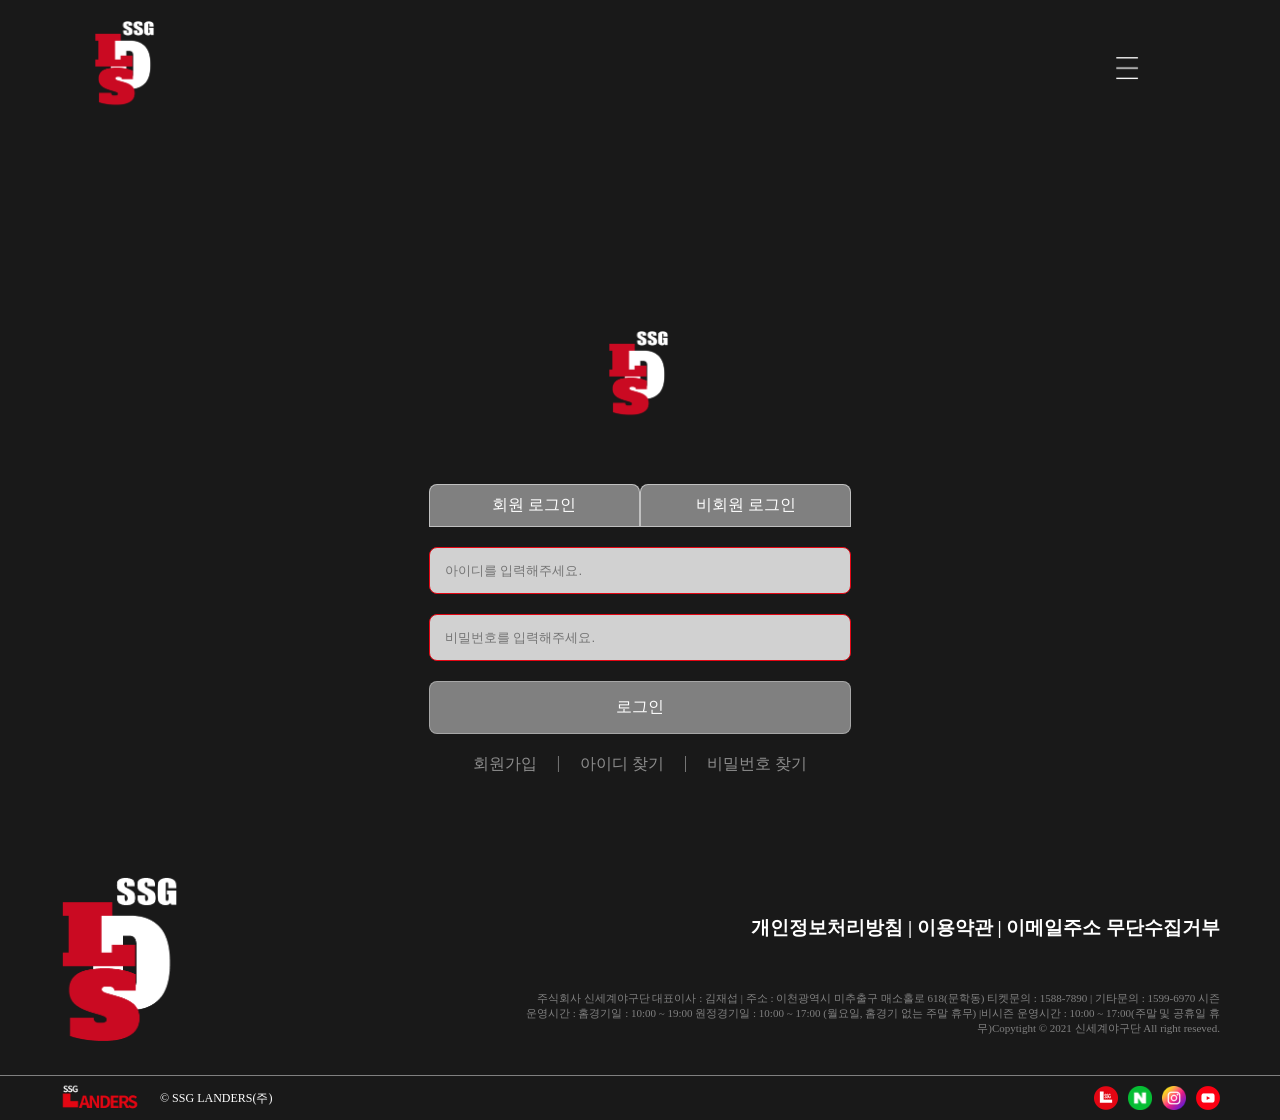
<file: index/login.html>
<!DOCTYPE html>
<html lang="en">
<head>
    <meta charset="UTF-8">
    <meta name="viewport" content="width=device-width, initial-scale=1.0">
    <title>ssg landers login</title>
    <link rel="stylesheet" href="./../css/login.css">
    <link rel="stylesheet" href="./../css/font.css">
    <link rel="icon" href="./../img/favicon.png">
    <script src="https://code.jquery.com/jquery-3.7.1.min.js"></script>
    <script src="./../js/login.js"></script>

</head>
<body>
    <header>
        <div id="logo">
            <a href="./../index.html">
                <img src="./../img/logo_white.png" alt="">
            </a>
        </div>
        <ul id="nav">
            <li>
                SSG LANDERS

                <ul class="isNav">
                    <li><a href="./info.html">구단소개</a></li>
                    <li><a href="./history.html">HISTORY</a></li>
                </ul>

            </li>

            <li>
                PLAYER
                <ul class="isNav">
                    <li><a href="./hitter.html">타자</a></li>
                    <li><a href="./pitcher.html">투수</a></li>
                </ul>
            </li>

            <li>
                GAME
                <ul class="isNav">
                    <li><a href="./news.html">소식</a></li>
                    <li><a href="./photo.html">포토</a></li>
                </ul>
            </li>

            <li><a href="./shop.html">SHOP</a></li>
        </ul>
        <ul id="login">
            <li><a href="./login.html">LOGIN</a></li>
            <li><a href="./join.html">JOIN</a></li>
        </ul>
        <div id="menu-bar"><img src="./../img/menubar.png" alt=""></div>
    </header>
   <div id="sub-menu">
        <div id="sub-menu-bar">
            <div class="home"><a href="./../index.html"><img src="./../img/home-w.png" alt=""></a></div>
            <div class="cancle"><img src="./../img/cancle-w.png" alt=""></div>
        </div>
        <div id="sub-auth">
            <div id="sub-login"><a href="./login.html">LOGIN</a></div>
            <div id="sub-join"><a href="./join.html">JOIN</a></div>
        </div>
        <div id="sub-menu-box">
            <ul id="sub-menu-left">
                <li>SSG LANDERS</li>
                <li>PALYERS</li>
                <li>GAME</li>
                <li>SHOP</li>
            </ul>
            <div id="sub-menu-right">
                <ul class="sub-submenu">
                    <li><a href="./info.html">구단소개</a></li>
                    <li><a href="./history.html">HISTORY</a></li>
                </ul>
                <ul class="sub-submenu">
                    <li><a href="./hitter.html">타자</a></li>
                    <li><a href="./pitcher.html">투수</a></li>
                </ul>
                <ul class="sub-submenu">
                    <li><a href="./news.html">소식</a></li>
                    <li><a href="./photo.html">포토</a></li>
                </ul>
                <ul class="sub-submenu">
                    <li><a href="./shop.html">SHOP</a></li>
                </ul>
            </div>
        </div>
    </div>
    <main>
        <div id="main-logo"><img src="./../img/logo_white.png" alt=""></div>
        <div id="content">
            <div id="title">
                <div>회원 로그인</div>
                <div>비회원 로그인</div>
            </div>
            <div id="id"><input type="text" placeholder="아이디를 입력해주세요."></div>
            <div id="password"><input type="text" placeholder="비밀번호를 입력해주세요."></div>
            <div id="inside-login">로그인</div>
            <div id="auth-links">
                <p>회원가입</p>
                <span>|</span>
                <p>아이디 찾기</p>
                <span>|</span>
                <p>비밀번호 찾기</p>
            </div>
        </div>
    </main>
     <footer>
        <div id="foot-top">
            <div id="logo-img"><a href="./../index.html"><img src="./../img/logo_white.png" alt=""></a></div>
            <div id="text">
                <h3>개인정보처리방침 | 이용약관 | 이메일주소 무단수집거부</h3>
                <p>주식회사 신세계야구단 대표이사 : 김재섭 | 주소 : 이천광역시 미추출구 매소홀로 618(문학동)
                    티켓문의 : 1588-7890 | 기타문의 : 1599-6970 시즌 운영시간 : 홈경기일 : 10:00 ~ 19:00 원정경기일 : 10:00 ~ 17:00 (월요일, 홈경기
                    없는 주말 휴무)
                    |비시즌 운영시간 : 10:00 ~ 17:00(주말 및 공휴일 휴무)Copytight © 2021 신세계야구단 All right reseved.
                </p>
            </div>
        </div>
        <div id="foot-bottom">
            <div id="foot-left">
                <div id="logo"><a href="./index.html"><img src="./../img/logo_text.png" alt=""></a></div>
                <p>© SSG LANDERS(주)</p>
            </div>
            <div id="foot-right">
                <img src="./../img/snslogo.png" alt="">
                <img src="./../img/naver.png" alt="">
                <img src="./../img/instagram.png" alt="">
                <img src="./../img/youtube.png" alt="">
            </div>
        </div>
    </footer>
</body>
</html>
</file>
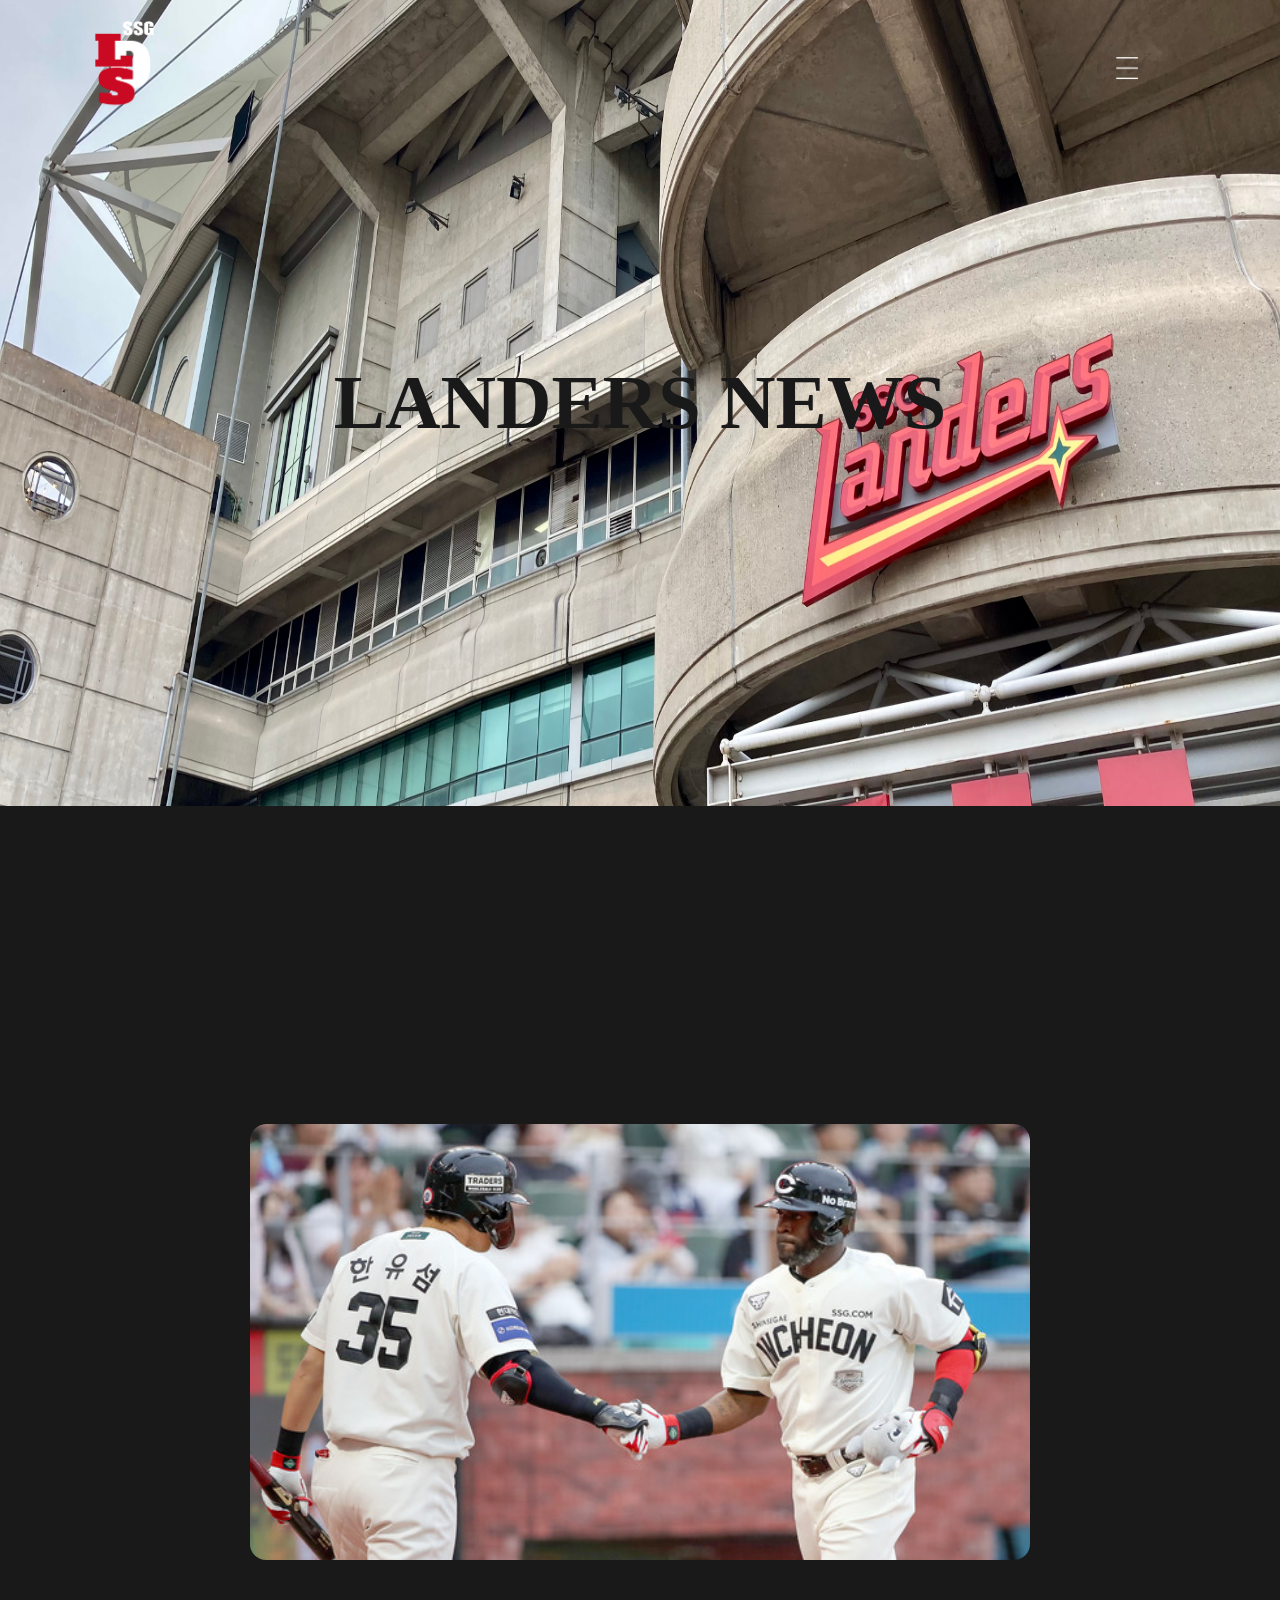
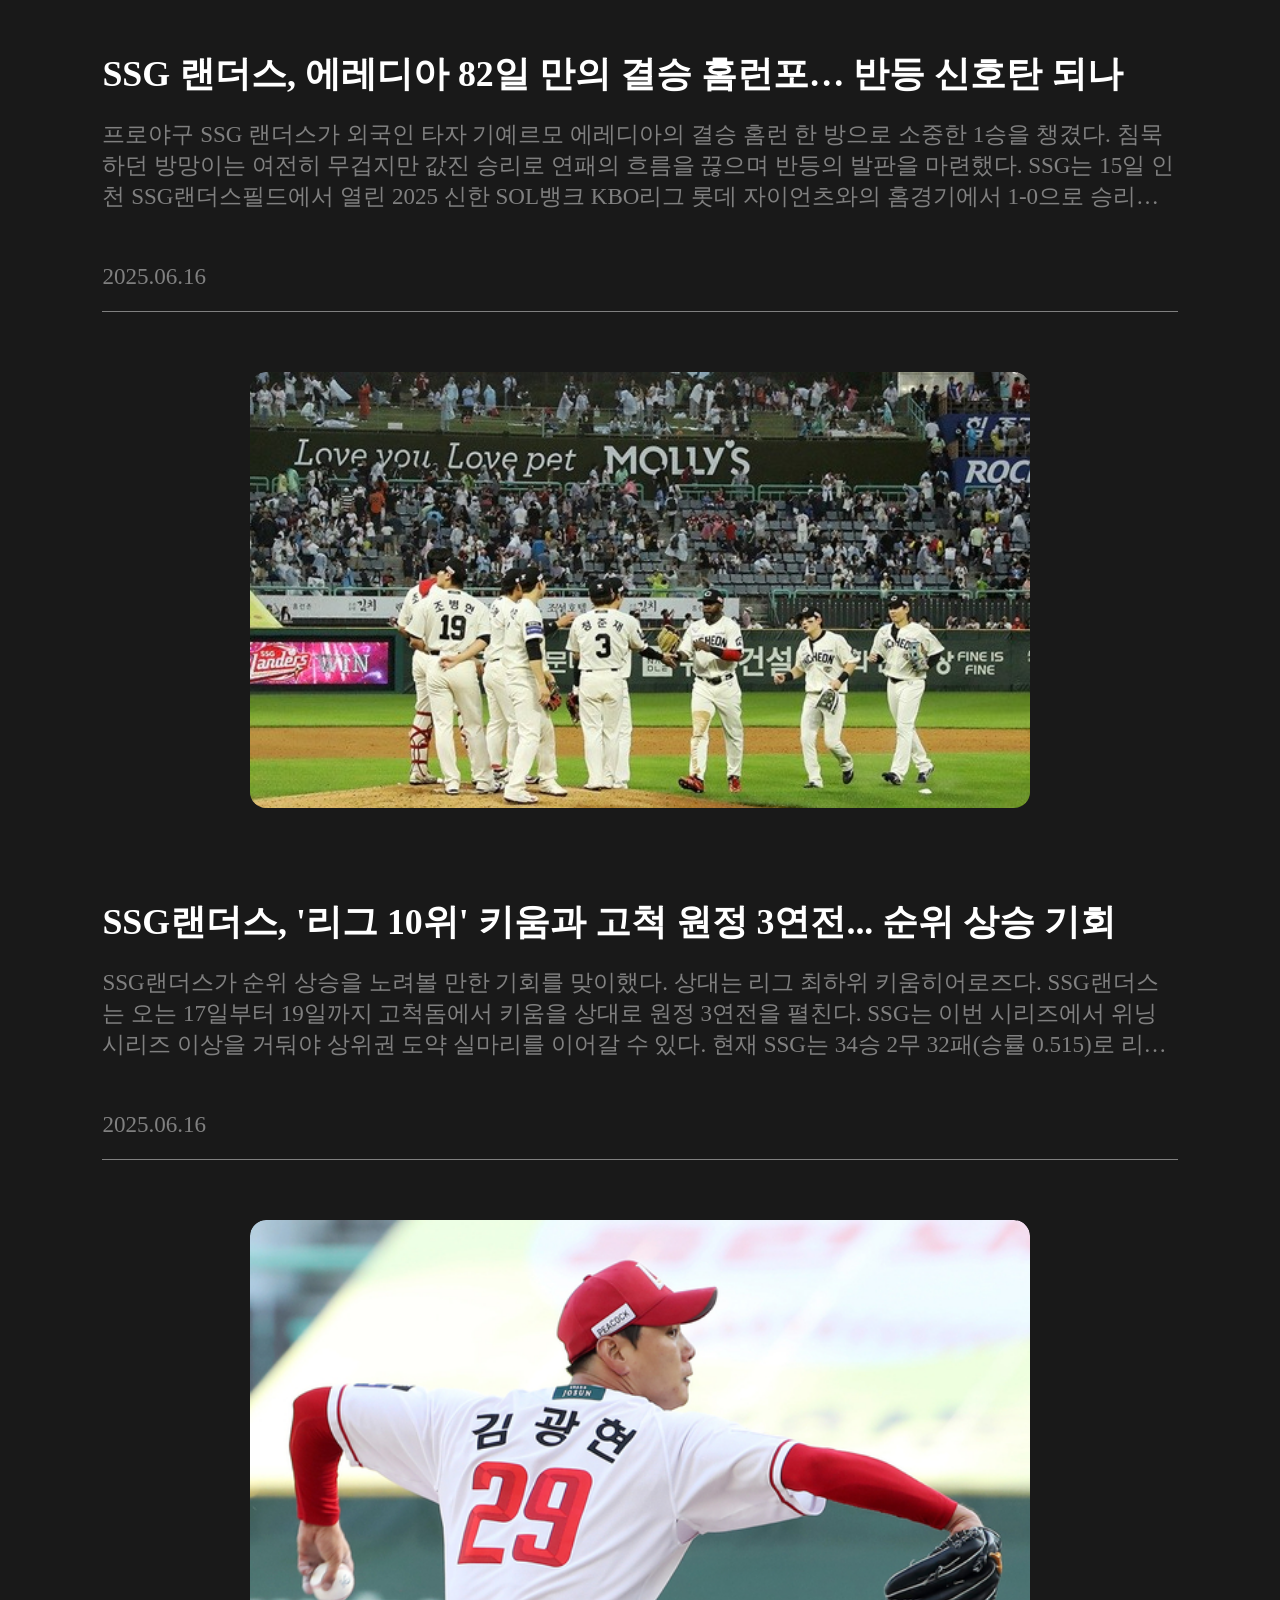
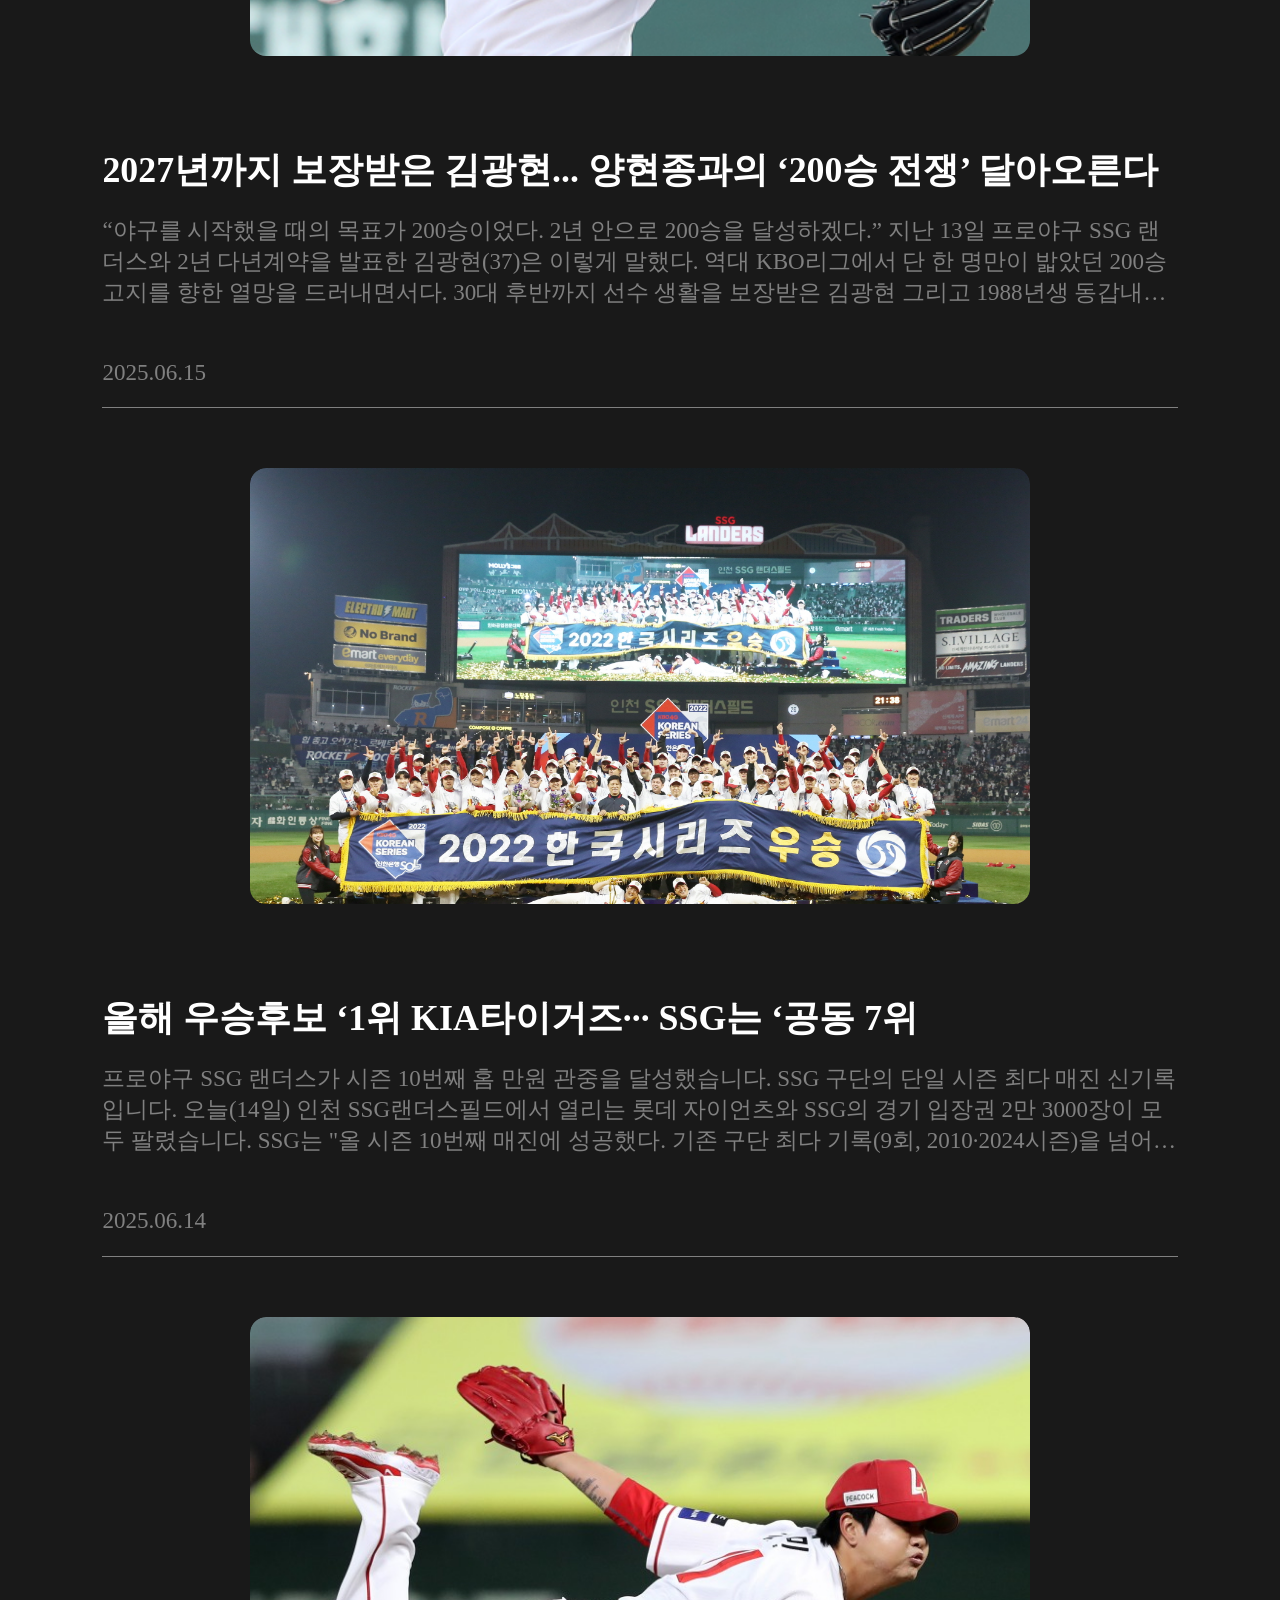
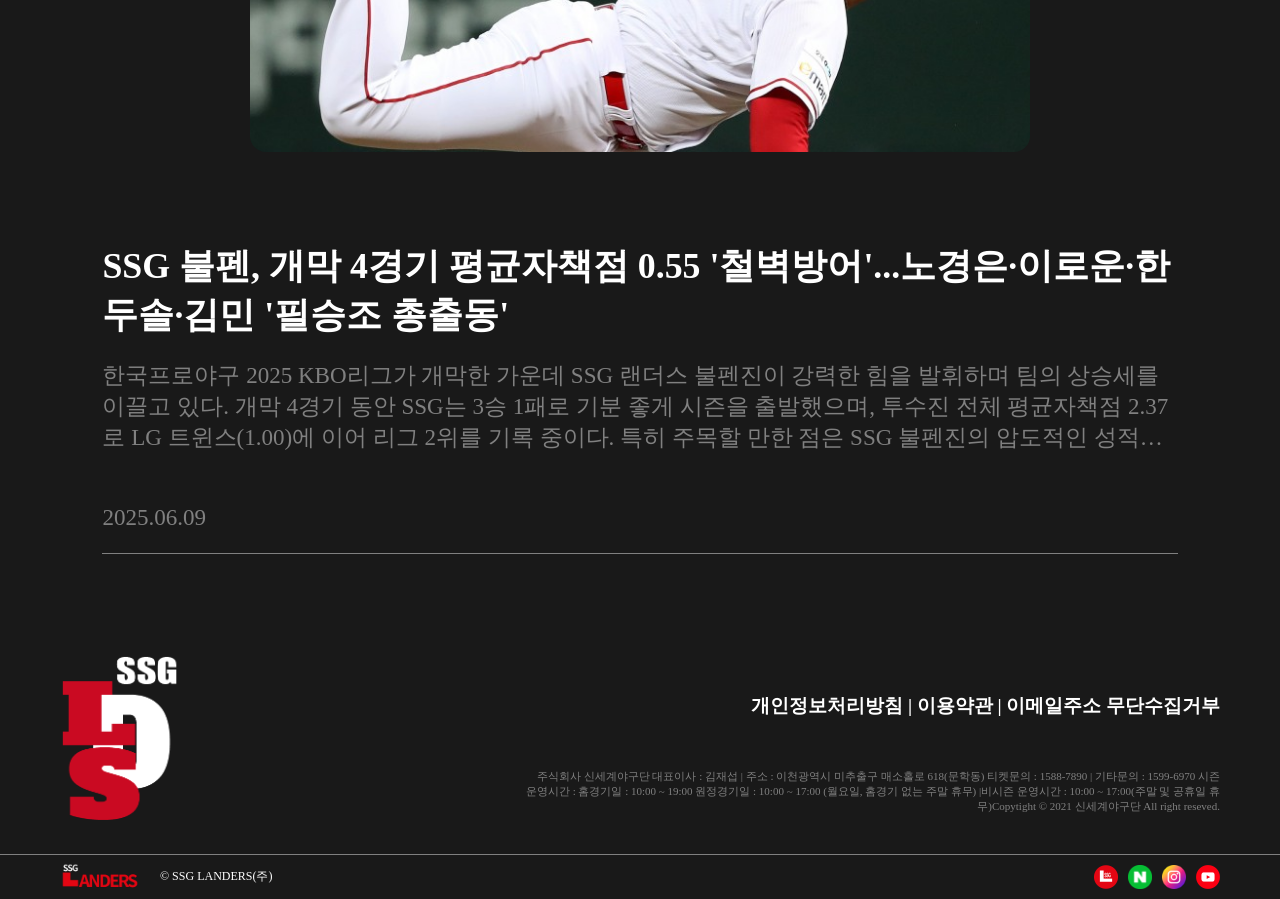
<file: index/news.html>
<!DOCTYPE html>
<html lang="en">

<head>
    <meta charset="UTF-8">
    <meta name="viewport" content="width=device-width, initial-scale=1.0">
    <title>ssg landers news</title>
    <link rel="icon" href="./../img/favicon.png">
    <link rel="stylesheet" href="./../css/font.css">
    <link rel="stylesheet" href="./../css/news.css">
    <script src="https://code.jquery.com/jquery-3.7.1.min.js"></script>
    <script src="./../js/news.js"></script>
</head>

<body>
     <header>
        <div id="logo">
            <a href="./../index.html">
                <img src="./../img/logo_white.png" alt="">
            </a>
        </div>
        <ul id="nav">
            <li>
                SSG LANDERS

                <ul class="isNav">
                    <li><a href="./info.html">구단소개</a></li>
                    <li><a href="./history.html">HISTORY</a></li>
                </ul>

            </li>

            <li>
                PLAYER
                <ul class="isNav">
                    <li><a href="./hitter.html">타자</a></li>
                    <li><a href="./pitcher.html">투수</a></li>
                </ul>
            </li>

            <li>
                GAME
                <ul class="isNav">
                    <li><a href="./news.html">소식</a></li>
                    <li><a href="./photo.html">포토</a></li>
                </ul>
            </li>

            <li><a href="./shop.html">SHOP</a></li>
        </ul>
        <ul id="login">
            <li><a href="./login.html">LOGIN</a></li>
            <li><a href="./join.html">JOIN</a></li>
        </ul>
        <div id="menu-bar"><img src="./../img/menubar.png" alt=""></div>
    </header>
    <div id="sub-menu">
        <div id="sub-menu-bar">
            <div class="home"><a href="./../index.html"><img src="./../img/home-w.png" alt=""></a></div>
            <div class="cancle"><img src="./../img/cancle-w.png" alt=""></div>
        </div>
        <div id="sub-auth">
            <div id="sub-login"><a href="./login.html">LOGIN</a></div>
            <div id="sub-join"><a href="./join.html">JOIN</a></div>
        </div>
        <div id="sub-menu-box">
            <ul id="sub-menu-left">
                <li>SSG LANDERS</li>
                <li>PALYERS</li>
                <li>GAME</li>
                <li>SHOP</li>
            </ul>
            <div id="sub-menu-right">
                <ul class="sub-submenu">
                    <li><a href="./info.html">구단소개</a></li>
                    <li><a href="./history.html">HISTORY</a></li>
                </ul>
                <ul class="sub-submenu">
                    <li><a href="./hitter.html">타자</a></li>
                    <li><a href="./pitcher.html">투수</a></li>
                </ul>
                <ul class="sub-submenu">
                    <li><a href="./news.html">소식</a></li>
                    <li><a href="./photo.html">포토</a></li>
                </ul>
                <ul class="sub-submenu">
                    <li><a href="./shop.html">SHOP</a></li>
                </ul>
            </div>
        </div>
    </div>
    <main>
        <div id="main-top">
            <h2>LANDERS NEWS</h2>
        </div>
        <div id="news">
             <ul class="news_content">

                <li><a href="https://www.kihoilbo.co.kr/news/articleView.html?idxno=1147987" target="_blank">
                        <div class="new_img">
                            <div><img src="./../img/news/main_news.png" alt="news_img"></div>
                        </div>
                        <div class="new_text">
                            <h2>SSG 랜더스, 에레디아 82일 만의 결승 홈런포… 반등 신호탄 되나</h2>
                            <p>프로야구 SSG 랜더스가 외국인 타자 기예르모 에레디아의 결승 홈런 한 방으로 소중한 1승을 챙겼다. 침묵하던 방망이는 여전히 무겁지만 값진 승리로 연패의
                                흐름을 끊으며 반등의 발판을 마련했다.

                                SSG는 15일 인천 SSG랜더스필드에서 열린 2025 신한 SOL뱅크 KBO리그 롯데 자이언츠와의 홈경기에서 1-0으로 승리했다. 팽팽한 투수전이 이어진
                                가운데 6회 터진 에레디아의 솔로포가 승부를 갈랐다.
                                이날 승리로 SSG는 3연패에서 벗어나 시즌 34승 2무 32패를 기록하며 6위를 지켰다.

                                경기 흐름을 바꾼 건 6회말 선두 타자로 나선 에레디아의 방망이였다. 그는 롯데 선발 이민석</p>
                            <p>2025.06.16</p>
                        </div>
                    </a></li>
                <li><a href="https://www.incheontoday.com/news/articleView.html?idxno=303953" target="_blank">
                        <div class="new_img">
                            <div><img src="./../img/news/news2.jpg" alt="news_img"></div>
                        </div>  
                        <div class="new_text">
                            <h2>SSG랜더스, '리그 10위' 키움과 고척 원정 3연전... 순위 상승 기회</h2>
                            <p>SSG랜더스가 순위 상승을 노려볼 만한 기회를 맞이했다. 상대는 리그 최하위 키움히어로즈다.

                                SSG랜더스는 오는 17일부터 19일까지 고척돔에서 키움을 상대로 원정 3연전을 펼친다. SSG는 이번 시리즈에서 위닝시리즈 이상을 거둬야 상위권 도약
                                실마리를 이어갈 수 있다.

                                현재 SSG는 34승 2무 32패(승률 0.515)로 리그 6위에 머물러 있다. 5위 삼성라이온즈와 1경기 차, 7위 KIA타이거즈와도 0.5경기 차에 불과해
                                순위가 언제든지 바뀔 수 있는 불안한 위치다.</p>
                            <p>2025.06.16</p>
                        </div>
                    </a></li>
                <li><a href="https://www.joongang.co.kr/article/25343831" target="_blank">
                        <div class="new_img">
                            <div><img src="./../img/news/news3.jpg" alt="news_img"></div>
                        </div>
                        <div class="new_text">
                            <h2>2027년까지 보장받은 김광현... 양현종과의 ‘200승 전쟁’ 달아오른다 </h2>
                            <p>“야구를 시작했을 때의 목표가 200승이었다. 2년 안으로 200승을 달성하겠다.”

                                지난 13일 프로야구 SSG 랜더스와 2년 다년계약을 발표한 김광현(37)은 이렇게 말했다. 역대 KBO리그에서 단 한 명만이 밟았던 200승 고지를 향한
                                열망을 드러내면서다. 30대 후반까지 선수 생활을 보장받은 김광현 그리고 1988년생 동갑내기 라이벌인 KIA 타이거즈 양현종(37)의 200승 전쟁이
                                화끈하게 달아오르고 있다.김광현과 양현종은 프로야구를 대표하는 왼손 에이스들이다.
                            </p>
                            <p>2025.06.15</p>
                        </div>
                    </a></li>
                <li><a href="https://news.sbs.co.kr/news/endPage.do?news_id=N1008138091&plink=ORI&cooper=NAVER"
                        target="_blank">
                        <div class="new_img">
                            <div><img src="./../img/news/news4.jpg" alt="news_img"></div>
                        </div>
                        <div class="new_text">
                            <h2>올해 우승후보 ‘1위 KIA타이거즈··· SSG는 ‘공동 7위</h2>
                            <p>프로야구 SSG 랜더스가 시즌 10번째 홈 만원 관중을 달성했습니다.

                                SSG 구단의 단일 시즌 최다 매진 신기록입니다.

                                오늘(14일) 인천 SSG랜더스필드에서 열리는 롯데 자이언츠와 SSG의 경기 입장권 2만 3000장이 모두 팔렸습니다.

                                SSG는 "올 시즌 10번째 매진에 성공했다. 기존 구단 최다 기록(9회, 2010·2024시즌)을 넘어서는 성과"라고 전했습니다.

                                올 시즌 SSG는 3월 22일, 23일 두산 베어스전, 4월 20일 LG 트윈스전, 5월 10일 KIA 타이거즈전, 11일 KIA와의 더블헤더 1, 2차전,
                                24일, 25일 LG전, 6월 3일 삼성 라이온즈전에 이어 이날 10번째 만원 관중을 동원했습니다.

                                홈 35경기 만에 이룬 성과입니다.

                                특히 추신수 구단주 보좌역의 은퇴식이 열리는 날, 구단 신기록을 달성해 기쁨은 배가됐습니다.
                            </p>
                            <p>2025.06.14</p>
                        </div>
                    </a></li>

                <li><a href="https://www.maniareport.com/view.php?ud=202503271317384513dad9f33a29_19" target="_blank">
                        <div class="new_img">
                            <div><img src="./../img/news/news5.jpg  " alt="news_img"></div>
                        </div>
                        <div class="new_text">
                            <h2>SSG 불펜, 개막 4경기 평균자책점 0.55 '철벽방어'...노경은·이로운·한두솔·김민 '필승조 총출동'</h2>
                            <p>한국프로야구 2025 KBO리그가 개막한 가운데 SSG 랜더스 불펜진이 강력한 힘을 발휘하며 팀의 상승세를 이끌고 있다. 개막 4경기 동안 SSG는 3승 1패로 기분 좋게 시즌을 출발했으며, 투수진 전체 평균자책점 2.37로 LG 트윈스(1.00)에 이어 리그 2위를 기록 중이다.

특히 주목할 만한 점은 SSG 불펜진의 압도적인 성적이다. 26일 현재 SSG 불펜의 평균자책점은 0.55(16⅓이닝 15피안타 2실점 1자책)로 리그 1위를 달리고 있으며, 2위 kt wiz(2.45)와도 큰 격차를 보이고 있다.
                            </p>
                            <p>2025.06.09</p>
                        </div>
                    </a></li>
            </ul>
        </div>

    </main>
   <footer>
        <div id="foot-top">
            <div id="logo-img"><a href="./../index.html"><img src="./../img/logo_white.png" alt=""></a></div>
            <div id="text">
                <h3>개인정보처리방침 | 이용약관 | 이메일주소 무단수집거부</h3>
                <p>주식회사 신세계야구단 대표이사 : 김재섭 | 주소 : 이천광역시 미추출구 매소홀로 618(문학동)
                    티켓문의 : 1588-7890 | 기타문의 : 1599-6970 시즌 운영시간 : 홈경기일 : 10:00 ~ 19:00 원정경기일 : 10:00 ~ 17:00 (월요일, 홈경기
                    없는 주말 휴무)
                    |비시즌 운영시간 : 10:00 ~ 17:00(주말 및 공휴일 휴무)Copytight © 2021 신세계야구단 All right reseved.
                </p>
            </div>
        </div>
        <div id="foot-bottom">
            <div id="foot-left">
                <div id="logo"><a href="./index.html"><img src="./../img/logo_text.png" alt=""></a></div>
                <p>© SSG LANDERS(주)</p>
            </div>
            <div id="foot-right">
                <img src="./../img/snslogo.png" alt="">
                <img src="./../img/naver.png" alt="">
                <img src="./../img/instagram.png" alt="">
                <img src="./../img/youtube.png" alt="">
            </div>
        </div>
    </footer>
</body>

</html>
</file>
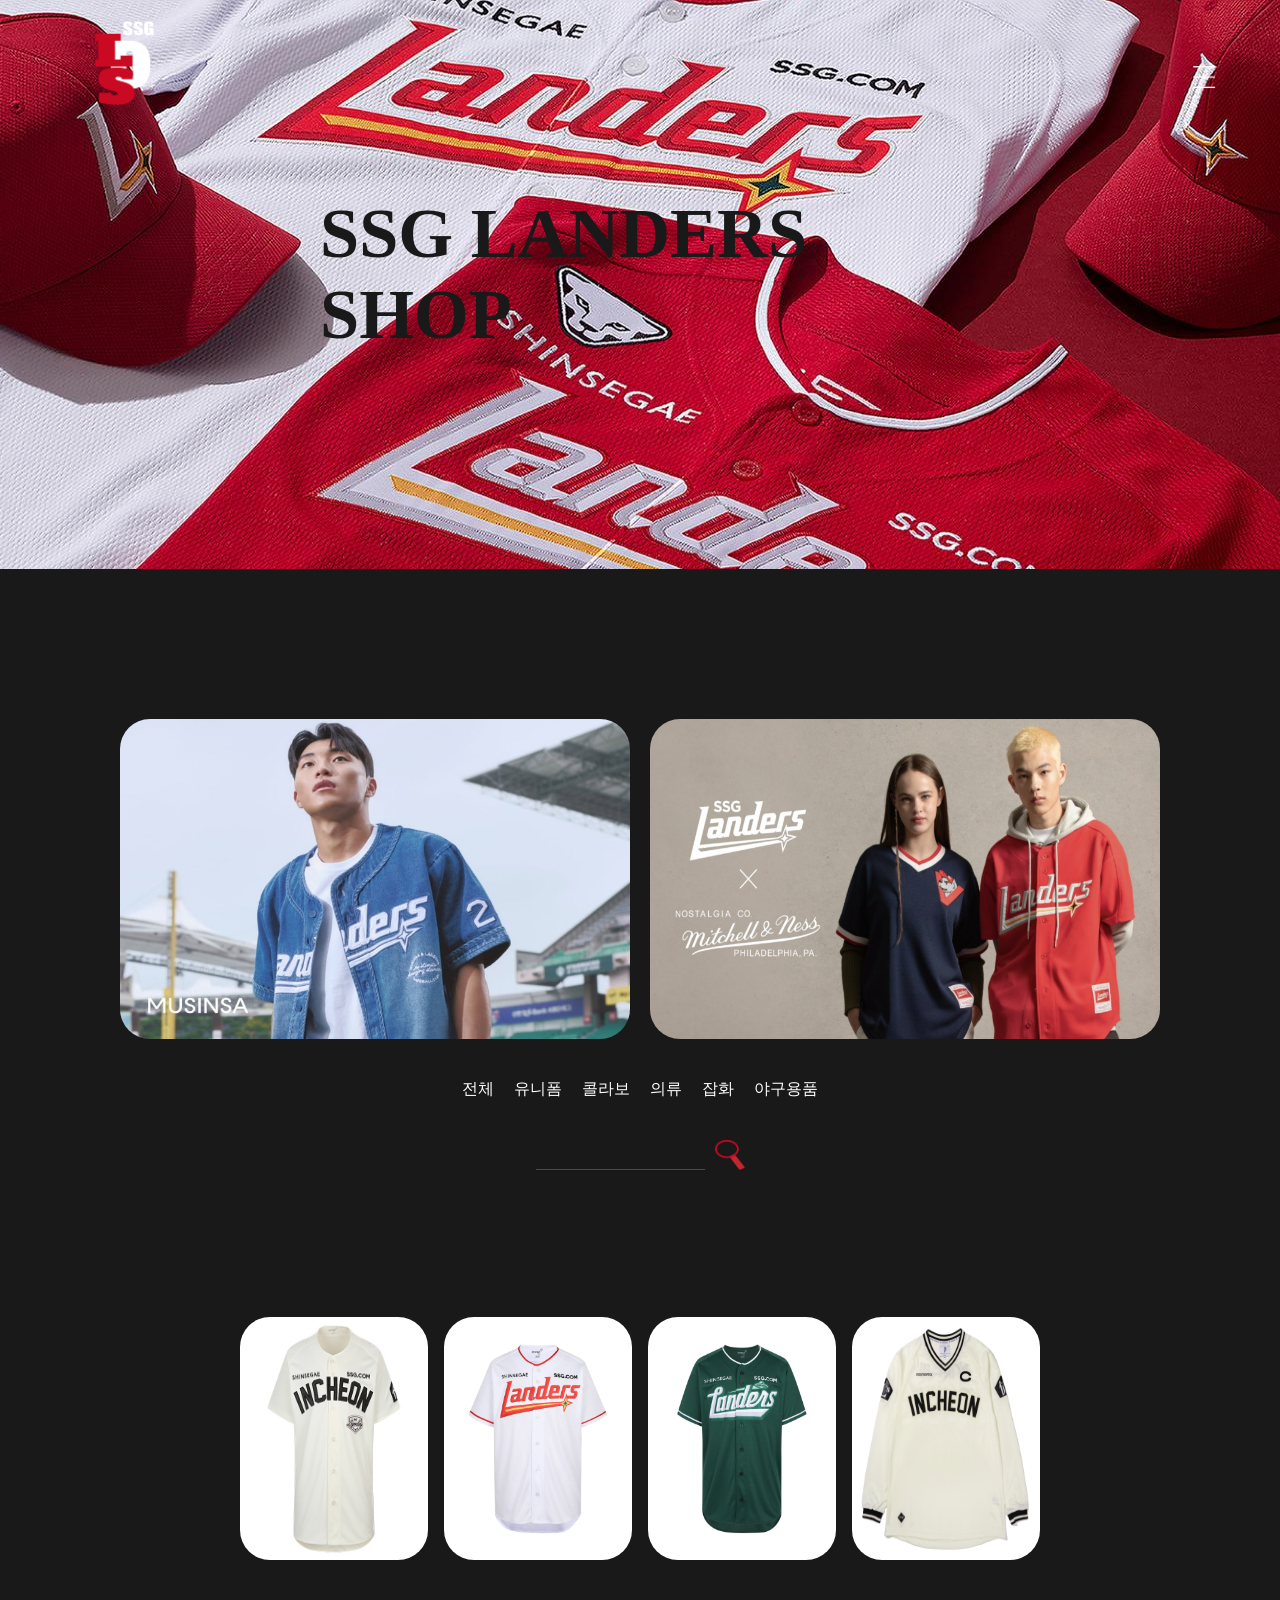
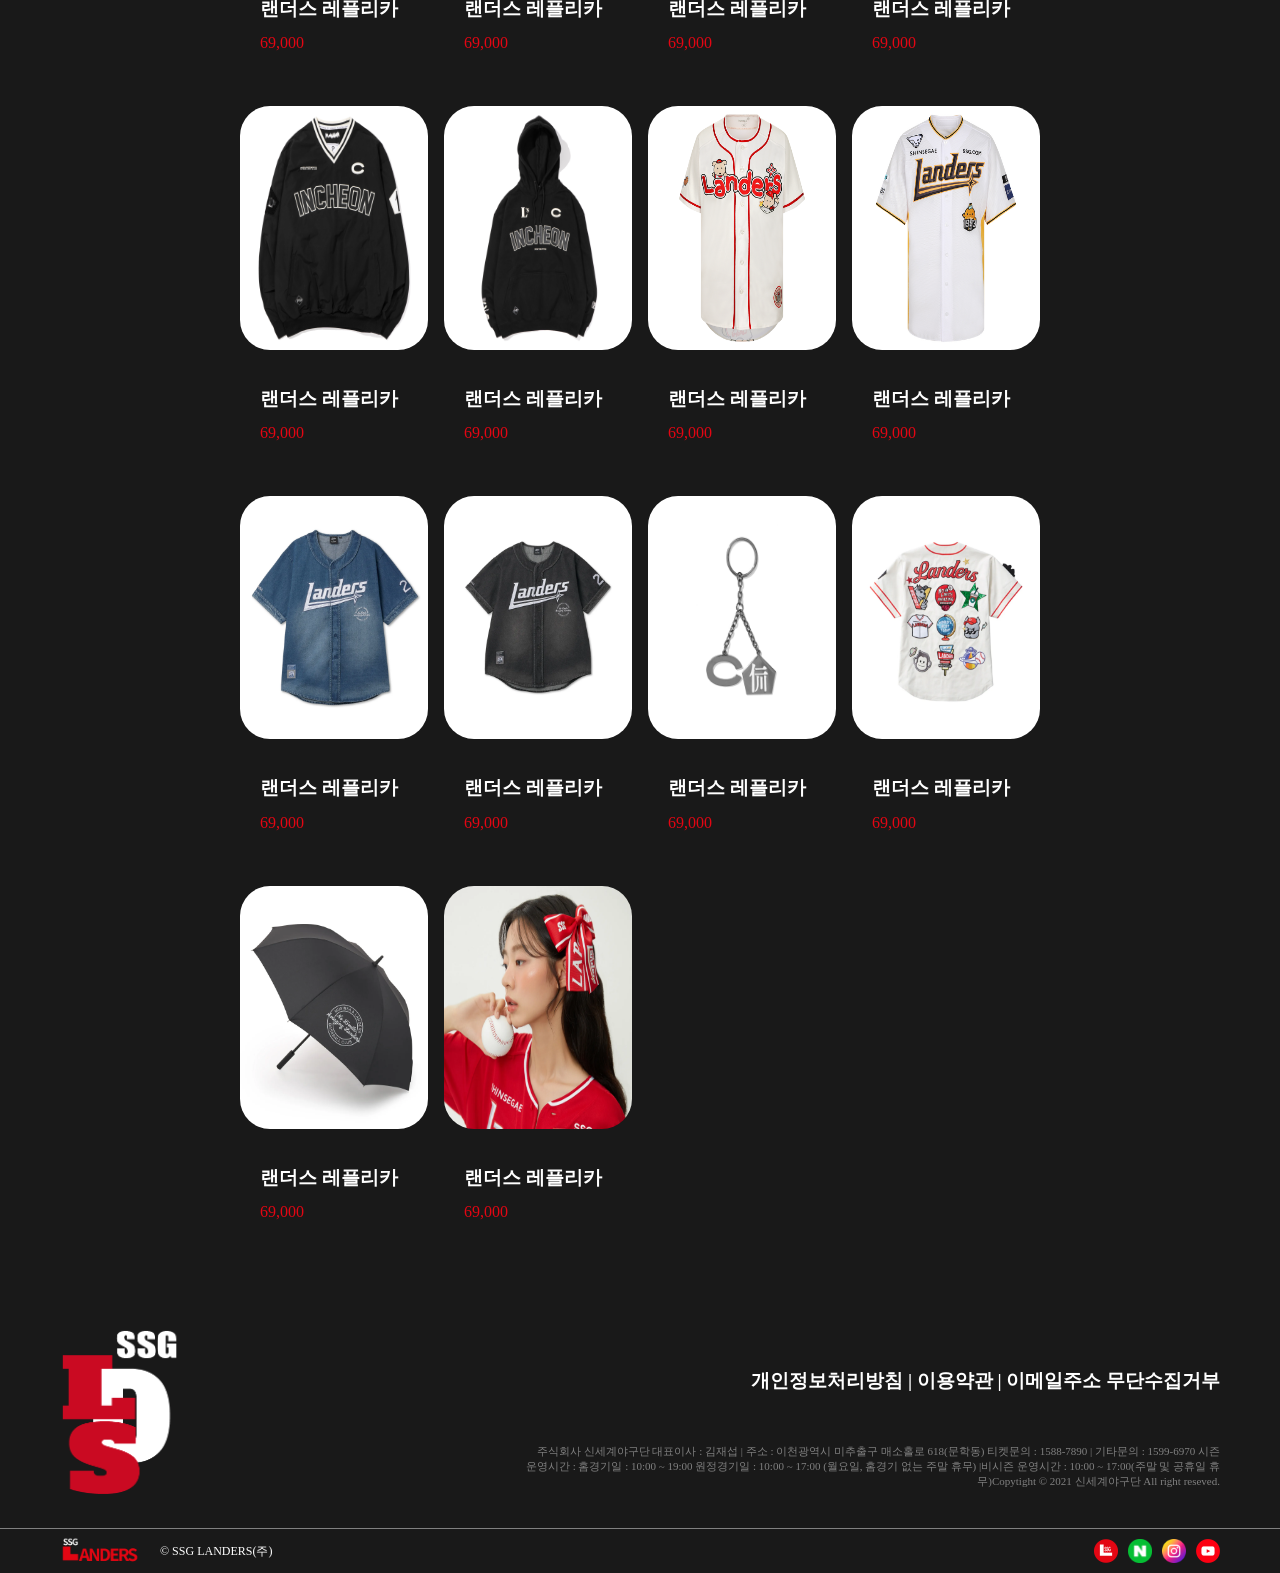
<file: index/shop.html>
<!DOCTYPE html>
<html lang="en">
<head>
    <meta charset="UTF-8">
    <meta name="viewport" content="width=device-width, initial-scale=1.0">
    <title>ssg landers shop</title>
    <link rel="icon" href="./../img/favicon.png">
    <link rel="stylesheet" href="./../css/font.css">
    <link rel="stylesheet" href="./../css/shop.css">
    <script src="https://code.jquery.com/jquery-3.7.1.min.js"></script>
    <script src="./../js/shop.js"></script>

</head>
<body>
    <header>
        <div id="logo">
            <a href="./../index.html">
                <img src="./../img/logo_white.png" alt="">
            </a>
        </div>
        <ul id="nav">
            <li>
                SSG LANDERS

                <ul class="isNav">
                    <li><a href="./info.html">구단소개</a></li>
                    <li><a href="./history.html">HISTORY</a></li>
                </ul>

            </li>

            <li>
                PLAYER
                <ul class="isNav">
                    <li><a href="./hitter.html">타자</a></li>
                    <li><a href="./pitcher.html">투수</a></li>
                </ul>
            </li>

            <li>
                GAME
                <ul class="isNav">
                    <li><a href="./news.html">소식</a></li>
                    <li><a href="./photo.html">포토</a></li>
                </ul>
            </li>

            <li><a href="./shop.html">SHOP</a></li>
        </ul>
        <ul id="login">
            <li><a href="./login.html">LOGIN</a></li>
            <li><a href="./join.html">JOIN</a></li>
        </ul>
        <div id="menu-bar"><img src="./../img/menubar.png" alt=""></div>
    </header>
    <div id="sub-menu">
        <div id="sub-menu-bar">
            <div class="home"><a href="./../index.html"><img src="./../img/home-w.png" alt=""></a></div>
            <div class="cancle"><img src="./../img/cancle-w.png" alt=""></div>
        </div>
        <div id="sub-auth">
            <div id="sub-login"><a href="./login.html">LOGIN</a></div>
            <div id="sub-join"><a href="./join.html">JOIN</a></div>
        </div>
        <div id="sub-menu-box">
            <ul id="sub-menu-left">
                <li>SSG LANDERS</li>
                <li>PALYERS</li>
                <li>GAME</li>
                <li>SHOP</li>
            </ul>
            <div id="sub-menu-right">
                <ul class="sub-submenu">
                    <li><a href="./info.html">구단소개</a></li>
                    <li><a href="./history.html">HISTORY</a></li>
                </ul>
                <ul class="sub-submenu">
                    <li><a href="./hitter.html">타자</a></li>
                    <li><a href="./pitcher.html">투수</a></li>
                </ul>
                <ul class="sub-submenu">
                    <li><a href="./news.html">소식</a></li>
                    <li><a href="./photo.html">포토</a></li>
                </ul>
                <ul class="sub-submenu">
                    <li><a href="./shop.html">SHOP</a></li>
                </ul>
            </div>
        </div>
    </div>
    <main>
        <div id="main-top">
            <h2>SSG LANDERS SHOP</h2>
        </div>
        <div id="main-contents">
            <div id="two-box">
                <div id="left"></div>
                <div id="right"></div>
            </div>
            <div id="script">
                <ul id="filter">
                    <li>전체</li>
                    <li>유니폼</li>
                    <li>콜라보</li>
                    <li>의류</li>
                    <li>잡화</li>
                    <li>야구용품</li>
                </ul>
                <div id="search">
                    <input type="search">
                    <div id="ser-img"><img src="./../img/shop/search.png" alt=""></div>
                </div>
            
            </div> 
            <div id="content">
                <div class="con-box">
                    <div class="con-img"></div>
                    <div class="con-text">
                        <h3>랜더스 레플리카</h3>
                        <p>69,000</p>
                    </div>
                </div>
                <div class="con-box">
                    <div class="con-img"></div>
                    <div class="con-text">
                        <h3>랜더스 레플리카</h3>
                        <p>69,000</p>
                    </div>
                </div>
                <div class="con-box">
                    <div class="con-img"></div>
                    <div class="con-text">
                        <h3>랜더스 레플리카</h3>
                        <p>69,000</p>
                    </div>
                </div>
                <div class="con-box">
                    <div class="con-img"></div>
                    <div class="con-text">
                        <h3>랜더스 레플리카</h3>
                        <p>69,000</p>
                    </div>
                </div>
                <div class="con-box">
                    <div class="con-img"></div>
                    <div class="con-text">
                        <h3>랜더스 레플리카</h3>
                        <p>69,000</p>
                    </div>
                </div>
                <div class="con-box">
                    <div class="con-img"></div>
                    <div class="con-text">
                        <h3>랜더스 레플리카</h3>
                        <p>69,000</p>
                    </div>
                </div>
                <div class="con-box">
                    <div class="con-img"></div>
                    <div class="con-text">
                        <h3>랜더스 레플리카</h3>
                        <p>69,000</p>
                    </div>
                </div>
                <div class="con-box">
                    <div class="con-img"></div>
                    <div class="con-text">
                        <h3>랜더스 레플리카</h3>
                        <p>69,000</p>
                    </div>
                </div>
                <div class="con-box">
                    <div class="con-img"></div>
                    <div class="con-text">
                        <h3>랜더스 레플리카</h3>
                        <p>69,000</p>
                    </div>
                </div>
                <div class="con-box">
                    <div class="con-img"></div>
                    <div class="con-text">
                        <h3>랜더스 레플리카</h3>
                        <p>69,000</p>
                    </div>
                </div>
                <div class="con-box">
                    <div class="con-img"></div>
                    <div class="con-text">
                        <h3>랜더스 레플리카</h3>
                        <p>69,000</p>
                    </div>
                </div>
                <div class="con-box">
                    <div class="con-img"></div>
                    <div class="con-text">
                        <h3>랜더스 레플리카</h3>
                        <p>69,000</p>
                    </div>
                </div>
                <div class="con-box">
                    <div class="con-img"></div>
                    <div class="con-text">
                        <h3>랜더스 레플리카</h3>
                        <p>69,000</p>
                    </div>
                </div>
                <div class="con-box">
                    <div class="con-img"></div>
                    <div class="con-text">
                        <h3>랜더스 레플리카</h3>
                        <p>69,000</p>
                    </div>
                </div>
            </div>
        </div>
    </main>
    <footer>
        <div id="foot-top">
            <div id="logo-img"><a href="./../index.html"><img src="./../img/logo_white.png" alt=""></a></div>
            <div id="text">
                <h3>개인정보처리방침 | 이용약관 | 이메일주소 무단수집거부</h3>
                <p>주식회사 신세계야구단 대표이사 : 김재섭 | 주소 : 이천광역시 미추출구 매소홀로 618(문학동)
                    티켓문의 : 1588-7890 | 기타문의 : 1599-6970 시즌 운영시간 : 홈경기일 : 10:00 ~ 19:00 원정경기일 : 10:00 ~ 17:00 (월요일, 홈경기
                    없는 주말 휴무)
                    |비시즌 운영시간 : 10:00 ~ 17:00(주말 및 공휴일 휴무)Copytight © 2021 신세계야구단 All right reseved.
                </p>
            </div>
        </div>
        <div id="foot-bottom">
            <div id="foot-left">
                <div id="logo"><a href="./index.html"><img src="./../img/logo_text.png" alt=""></a></div>
                <p>© SSG LANDERS(주)</p>
            </div>
            <div id="foot-right">
                <img src="./../img/snslogo.png" alt="">
                <img src="./../img/naver.png" alt="">
                <img src="./../img/instagram.png" alt="">
                <img src="./../img/youtube.png" alt="">
            </div>
        </div>
    </footer>
</body>
</html>
</file>
<file: css/login.css>
*{margin: 0; padding: 0;}
li{list-style: none;}
a{text-decoration: none;}
:root{
    --red: #e30613;
    --white:#fff;
    --hanwhaB:"hanwhaB";
    --black:#191919;
    --yellow:#ffc863;
}
html{
    background-color: var(--black);
}
body.menu-open{overflow: hidden;}

header{
    width: 100%;
    height: 130px;
    padding: 25px 30px 0 60px;
    box-sizing: border-box;
    border-bottom: 1px solid rgba(255, 255, 255, 0.3);
    position: relative;
    z-index: 1;

}
header:hover{
    background-color: rgba(0, 0,0, 0.85);
}
#logo{
    width: 60px;
    float: left;
}
#logo img{width: 100%;}
#nav>li{

    height: 84px;
    position: absolute;
}
#nav>li::after{
    content: "";
    position: absolute;
    left: 0;
    bottom: -21px;
    width: 0;
    height: 2px;
    margin: 5px 0 0;
    transition: all 0.2s ease-in-out;
    transition-duration: 0.3s;
    opacity: 0;
    background-color: var(--red);

}
#nav>li:nth-of-type(1){
    left: 100px;
}
#nav>li:nth-of-type(2){
    left: 300px;
}
#nav>li:nth-of-type(3){
    left: 500px;
}
#nav>li:nth-of-type(4){
    left: 700px;
}
#nav>li:hover::after{
    width: 100%;
    opacity: 1;
}
#nav>li ,#login>li{
    float: left;
    margin-left: 50px;
    line-height: 84px;
}

#nav,#nav a{
    
    color:var(--white);
    font-family:var(--hanwhaB);
    cursor: pointer;
    
}
#nav>li:hover,#nav>li:hover a{
    color: var(--red);
}


#login{
    position: absolute;
    right: 30px;
}
#login a{
    color: #ffffff80;
    font-family:"hanwhaB";
}
#login a:hover{color: var(--white)}
.isNav{
    display: flex;
    opacity: 0;    
}
#menu-bar{
    width: 24px;
    position:absolute; 
    right: 5%;
    top: 25%;
    display: none;
}
#menu-bar img{width: 100%;}
.isNav>li{
    width: 100px;
}
#nav .isNav>li>a{
    color: #fff;
}
#nav .isNav>li:hover>a{
    color: var(--red);
}
.slideDown{
    opacity: 1;
    position: absolute;
    top: 100px;
   
}

#sub-menu {
    width: 100%;
    height: 100vh;
    background-color: var(--black);
    position: absolute;
    z-index: 11;
    top: 0;
    display: none;
}

#sub-menu-bar {
    width: 100%;
    display: flex;
    align-items: center;
    justify-content: space-between;
    padding: 13px 14px;
    box-sizing: border-box;
}

#sub-menu-bar .home {
    transition: transform 0.4s ease;
    width: 5vw;
}

#sub-menu-bar .home.right {
    transform: translateX(20px);
    transition: 0.3s;

}

#sub-menu-bar .cancle {
    cursor: pointer;
    width: 28px;
}

#sub-menu-bar img {
    width: 100%;
}

#sub-auth {
    width: 100%;
    display: flex;
    justify-content: center;
    gap: 2vw;
    padding-bottom: 35px;
    border-bottom: 1px solid rgba(255, 255, 255, 0.3);
}

#sub-auth div {
    width: 92px;
    height: 36px;
    font-size: 14px;
    line-height: 36px;
    border: 1px solid rgba(255, 255, 255, 0.3);
    font-family: var(--hanwhaB);
    border-radius: 20px;
    text-align: center;
}

#sub-auth div a {
    color: rgba(255, 255, 255, 0.3);
}

#sub-menu-box {
    height: 100%;
    display: flex;
}

#sub-menu-left {
    width: 50%;
    color: var(--white);
    font-family: var(--hanwhaB);
    padding: 2vw 24px;
    box-sizing: border-box;
    border-right: 1px solid rgba(255, 255, 255, 0.3);
}

#sub-menu-left>li {
    line-height: 4;
    cursor: pointer;
}

#sub-menu-left>li.active {
    color: var(--red);
}

#sub-menu-left>li:hover {
    color: var(--red);
}

#sub-menu-right {
    width: 50%;
    padding: 3vw 24px;
    background-color: rgba(255, 255, 255, 0.1);

}

#sub-menu-right ul {
    display: none;
}

#sub-menu-right a {
    line-height: 3;
    color: var(--white);

}

#sub-menu-right a:hover {
    color: var(--red);
}



main #main-logo{
    width: 5%;
    margin: 0 auto;
    margin-top: 200px;
}
#main-logo img{
    width: 100%;
}
main #content{
    width: 25%;
    margin:  0 auto;
    margin-top: 50px;
}
#content #title{
    display: flex;
}
#title div{
    width: 50%;
    border:1px solid rgba(255, 255, 255, 0.5);
    background-color: #808080;
    color: #fff;
    text-align: center;
    border-radius: 8px 8px 0 0;
    padding: 10px;
    box-sizing: border-box;
    cursor: pointer;
}
#title div:hover{
    background-color: var(--red);
}
#content input {
    width: 100%;
    padding: 15px;
    box-sizing: border-box;
    margin-top: 20px;
    border-radius: 8px;
    border: 1px solid var(--red);
    background-color: rgba(255,255,255, 0.8);
}
#content #inside-login{
    width: 100%;
    padding: 15px;
    box-sizing: border-box;
    margin-top: 20px;
    background-color: #808080;
    border: 1px solid rgba(255, 255, 255, 0.3);
    text-align: center;
    color: #fff;
    border-radius: 8px;
    cursor: pointer;
}
#content #inside-login:hover{
    background-color: #e30613;
    
}
#content #auth-links{
    display: flex;
    gap: 20px;
    justify-content: center;
    margin-top: 20px;
}
#content #auth-links span{
    color: rgba(255, 255, 255, 0.5);
}
#content #auth-links p{
    cursor: pointer;
    color: rgba(255, 255, 255, 0.5);
    font-size: 16px;
    
}
#content #auth-links p:hover{
    color: #fff;
}
footer{
    width: 100%;
    background-color: var(--black);
  
}
footer #logo-img{
    width: 125px;
}
footer #logo-img img{
    width: 100%;
}
footer #foot-top{
    display: flex;
    justify-content: space-between;
    align-items: center;
    padding: 100px 60px 0;
    box-sizing: border-box;


}



footer #text{
    width: 695px;
    text-align: right;
}
footer #text h3{
    color: #fff;
}
footer #text p{
    color: #808080;
    font-size: 11px;
    margin-top: 50px;
}
#foot-bottom{
    width: 100%;
    border-top:1px solid #808080;
    padding:  0 60px;
    box-sizing: border-box;
    background-color: var(--black);
    display: flex;
    justify-content: space-between;
    align-items: center;
}
#foot-left{
    display: flex;
    align-items: center;
    gap: 20px;
    color: #fff;
    font-size: 12px;
}
#foot-left #logo{
    width: 80px;
}
#foot-left #logo img{width: 100%;}
#foot-right{
    display: flex;
    gap: 10px;
}
#foot-right img{width: 24px;}
@media screen and (max-width:1300px) {
    main #content{
        width: 33vw;
    }
}
@media screen and (max-width:1280px) {
    header {
        border: none;
        padding: 5vw 1vw 0 5vw;
    }
    header:hover{background-color: transparent;}
   header #logo{
        width: 5vw;
        position:absolute;
        transform: translateX(30px);
        top: 15%;
        transition: transform 0.3s ease;
    }
    header #logo.left{
        transform: translateX(10px);
    }


    #nav {
        display: none;
    }

    #login {
        display: none;
    }

    #menu-bar{
        display: block;
        width: 24px;
        top: 43%;
        right: 11%;
    }
 
   
}
@media screen and (max-width:1100px) {
    footer #text{
        display: none;
    }    
}
@media  screen and (max-width:1000px){
     main #content{
        width: 46vw;
    }
    main #main-logo{
        width: 20%;
    }
    #title div{
        padding: 1vw;
    }
    #content input{
        padding: 1.5vw;
    }
    #content #auth-links{
        gap: 2vw;
        text-align: center;
        align-items: center;
    }
  
    #content #inside-login{
        padding: 1.5vw;
    }
    
}
@media screen and (max-width:730px) {
  header{
        padding: 2.5vw 3vw 0 3vw;
    }
    #menu-bar{
        top: 15%;
    }
    #sub-menu-bar .home{
        width: 7vw;
    }
    
    header #logo{
        width: 8vw;
        top: 10%;
    }

    footer #logo-img {
        width: 13vw;
    }
}
@media screen and (max-width:700px) {
     main #content{
        width: 76vw;
    }
}
@media screen and (max-width:630px) {

    #foot-bottom{
        padding: 0 6vw;
    }
}
@media screen and (max-width:520px) {
       #sub-menu-bar .home{
        width: 9vw;
}
    #menu-bar{
        top: 17%;
    }
    #main-top p{
        padding: 7vw;
        box-sizing: border-box;
        font-size: 5vw;
    }
    #foot-left p{
        display: none;
    }
    #foot-top #logo-img{display: none;}
}
@media screen and (max-width:430px) {
      main #content{
        width: 94vw;
    }
}
@media screen and (max-width:400px) {
     #logo {
        width: 9vw;
    }
    #content #auth-links p {
        font-size: 4.6vw;
    }
}
</file>
<file: css/font.css>
@charset "utf-8";


@font-face {
    font-family: 'hanwhaB';
    src: url('https://cdn.jsdelivr.net/gh/projectnoonnu/noonfonts_2102-01@1.0/RixYeoljeongdo_Regular.woff') format('woff');
    font-weight: normal;
    font-display: swap;
}
</file>
<file: css/news.css>
*{margin: 0; padding: 0;}
li{list-style: none;}
a{text-decoration: none;}
:root{
    --red: #e30613;
    --white:#fff;
    --hanwhaB:"hanwhaB";
    --black:#191919;
    --yellow:#ffc863;
}
html{
    background-color: var(--black);
}
body.menu-open{overflow: hidden;}
header{
    width: 100%;
    height: 130px;
    padding: 25px 30px 0 60px;
    box-sizing: border-box;
    border-bottom: 1px solid rgba(255, 255, 255, 0.3);
    position: relative;
    z-index: 1;

}
header:hover{
    background-color: rgba(0, 0,0, 0.85);
}
#logo{
    width: 60px;
    float: left;
}
#logo img{width: 100%;}
#nav>li{

    height: 84px;
    position: absolute;
}
#nav>li::after{
    content: "";
    position: absolute;
    left: 0;
    bottom: -21px;
    width: 0;
    height: 2px;
    margin: 5px 0 0;
    transition: all 0.2s ease-in-out;
    transition-duration: 0.3s;
    opacity: 0;
    background-color: var(--red);

}
#nav>li:nth-of-type(1){
    left: 100px;
}
#nav>li:nth-of-type(2){
    left: 300px;
}
#nav>li:nth-of-type(3){
    left: 500px;
}
#nav>li:nth-of-type(4){
    left: 700px;
}
#nav>li:hover::after{
    width: 100%;
    opacity: 1;
}
#nav>li ,#login>li{
    float: left;
    margin-left: 50px;
    line-height: 84px;
}

#nav,#nav a{
    
    color:var(--white);
    font-family:var(--hanwhaB);
    cursor: pointer;
    
}
#nav>li:hover,#nav>li:hover a{
    color: var(--red);
}


#login{
    position: absolute;
    right: 30px;
}
#login a{
    color: #ffffff80;
    font-family:"hanwhaB";
}
#login a:hover{color: var(--white)}
.isNav{
    display: flex;
    opacity: 0;    
}
#menu-bar{
    width: 24px;
    position:absolute; 
    right: 5%;
    top: 25%;
    display: none;
    cursor: pointer;
}
#menu-bar img{width: 100%;}
.isNav>li{
    width: 100px;
}
#nav .isNav>li>a{
    color: #fff;
}
#nav .isNav>li:hover>a{
    color: var(--red);
}
.slideDown{
    opacity: 1;
    position: absolute;
    top: 100px;
   
}
#sub-menu {
    width: 100%;
    height: 100vh;
    background-color: var(--black);
    position: absolute;
    z-index: 11;
    top: 0;
    display: none;
}

#sub-menu-bar {
    width: 100%;
    display: flex;
    align-items: center;
    justify-content: space-between;
    padding: 13px 14px;
    box-sizing: border-box;
}

#sub-menu-bar .home {
    transition: transform 0.4s ease;
    width: 5vw;
}

#sub-menu-bar .home.right {
    transform: translateX(20px);
    transition: 0.3s;

}

#sub-menu-bar .cancle {
    cursor: pointer;
    width: 28px;
}

#sub-menu-bar img {
    width: 100%;
}

#sub-auth {
    width: 100%;
    display: flex;
    justify-content: center;
    gap: 2vw;
    padding-bottom: 35px;
    border-bottom: 1px solid rgba(255, 255, 255, 0.3);
}

#sub-auth div {
    width: 92px;
    height: 36px;
    font-size: 14px;
    line-height: 36px;
    border: 1px solid rgba(255, 255, 255, 0.3);
    font-family: var(--hanwhaB);
    border-radius: 20px;
    text-align: center;
}

#sub-auth div a {
    color: rgba(255, 255, 255, 0.3);
}

#sub-menu-box {
    height: 100%;
    display: flex;
}

#sub-menu-left {
    width: 50%;
    color: var(--white);
    font-family: var(--hanwhaB);
    padding: 2vw 24px;
    box-sizing: border-box;
    border-right: 1px solid rgba(255, 255, 255, 0.3);
}

#sub-menu-left>li {
    line-height: 4;
    cursor: pointer;
}

#sub-menu-left>li.active {
    color: var(--red);
}

#sub-menu-left>li:hover {
    color: var(--red);
}

#sub-menu-right {
    width: 50%;
    padding: 3vw 24px;
    background-color: rgba(255, 255, 255, 0.1);

}

#sub-menu-right ul {
    display: none;
}

#sub-menu-right a {
    line-height: 3;
    color: var(--white);

}

#sub-menu-right a:hover {
    color: var(--red);
}

main{
    width: 100%;

}
#main-top{
    width: 100%;
    height: 63vw;
    background-image: url(./../img/news/stardium.jpg);
    background-position: center;
    background-size: 100% 170%;
    position: relative;
    top: -130px;
    
}
#main-top h2{
    font-size: 6vw;
    text-align: center;
    position: absolute;
    font-weight: 700;
    color: var(--black);
    top: 50%;
    transform: translate(-50%,-50%);
    left: 50%;
}
#news{
    width: 100%;
    margin-top: 100px;
    padding: 0 8vw;
    box-sizing: border-box;
}
.news_content{
    box-sizing: border-box;
   
}
.news_content>li{
     padding: 60px 0;
    border-bottom: 1px solid #808080;
}
.news_content>li>a{
    display: flex;
    align-items: center ;
}
.new_img{
    width: 400px;
    height: 14vw;
    overflow: hidden;
    border-radius: 16px;
}
.new_img img{
    width: 100%; height: 100%;
    border-radius: 16px;
}
.new_text{
    width: calc(100% - 400px);
    padding-left: 80px; 
    box-sizing: border-box;
    transform: translateY(7vw);
     
    
}
.new_text>h2{
    font-size: 28px;
    color: #fff;
}
.new_text>p{
    font-size: 18px;
    color: #808080;
    
}
.new_text>p{
    
    margin: 1.6vw 0 4vw;
    font-weight: 300;
    overflow: hidden;
    text-overflow: ellipsis;
    display:-webkit-box;
    -webkit-box-orient: vertical;
    -webkit-line-clamp: 3;

}
.news_bnt1{
     display: flex;
     justify-content: center;
     padding-bottom: 200px;
    
    }
.news_bnt1>a{
    display: block;
    padding: 0 30px 10px 30px ;
    border-radius: 10px;
    background-color: #fff;
}
.news_bnt{ 
    width: 40px; height: 30px;
    background-image: url(./../img/arrow-down-svgrepo-com.svg);
    background-size: 100%;
    background-repeat: no-repeat;
    background-color: #fff;

}
.news_bnt1>a:hover{
    
    background-color: #ca0a22;
}

.news_bnt1>a:hover .news_bnt{
    
    background-color: #ca0a22;
}   
footer{
    width: 100%;
    background-color: var(--black);
  
}
footer #logo-img{
    width: 125px;
}
footer #logo-img img{
    width: 100%;
}
footer #foot-top{
    display: flex;
    justify-content: space-between;
    align-items: center;
    padding: 100px 60px 0;
    box-sizing: border-box;


}

footer #text{
    width: 695px;
    text-align: right;
}
footer #text h3{
    color: #fff;
}
footer #text p{
    color: #808080;
    font-size: 11px;
    margin-top: 50px;
}
#foot-bottom{
    width: 100%;
    border-top:1px solid #808080;
    padding:  0 60px;
    box-sizing: border-box;
    background-color: var(--black);
    display: flex;
    justify-content: space-between;
    align-items: center;
}
#foot-left{
    display: flex;
    align-items: center;
    gap: 20px;
    color: #fff;
    font-size: 12px;
}
#foot-left #logo{
    width: 80px;
}
#foot-left #logo img{width: 100%;}
#foot-right{
    display: flex;
    gap: 10px;
}
#foot-right img{width: 24px;}
@media screen and (max-width:1800px) {
    .new_img{
        height: 16vw;
    }
}
@media screen and (max-width:1500px) {
    .new_img{
        height: 18vw;
    }
}
@media screen and (max-width:1280px) {
    header {
        border: none;
        padding: 5vw 1vw 0 5vw;
    }
    header:hover{background-color: transparent;}
    header #logo{
        width: 5vw;
        position:absolute;
        transform: translateX(30px);
        top: 15%;
        transition: transform 0.3s ease;
    }
    header #logo.left{
        transform: translateX(10px);
    }


    #nav {
        display: none;
    }

    #login {
        display: none;
    }

    #menu-bar{
        display: block;
        width: 24px;
        top: 43%;
        right: 11%;
    }
    #news{
        margin-top: 10vw;
    }
    .news_content>li>a{
        display: block;
    }
    .new_img{
        width: 61vw;
        height: 34vw;
        margin: 0 auto;
    }
    .new_text{
        width: 100%;
        padding-left: 0
    }
   .new_text>h2{
        font-size: 2.8vw;
   }
   .new_text>p{
    font-size: 1.8vw;
   }
}
@media screen and (max-width:1100px) {
    footer #text{
        display: none;
    }    
}

@media screen and (max-width:730px) {
     header{
        padding: 2.5vw 3vw 0 3vw;
    }
    #menu-bar{
        top: 15%;
    }
    #sub-menu-bar .home{
        width: 7vw;
    }
    
    header #logo{
        width: 8vw;
        top: 10%;
    }
    footer #logo-img{
        width: 13vw;
    }
}
@media screen and (max-width:630px) {

    #foot-bottom{
        padding: 0 6vw;
    }
}
@media screen and (max-width:520px) {
     #sub-menu-bar .home{
        width: 9vw;
}
    #menu-bar{
        top: 17%;
    }
    #main-top p{
        padding: 7vw;
        box-sizing: border-box;
        font-size: 5vw;
    }
    #foot-left p{
        display: none;
    }
}
</file>
<file: css/shop.css>
* {
    margin: 0;
    padding: 0;
    transition: 0.3s;
}

li {
    list-style: none;
}

a {
    text-decoration: none;
}

:root {
    --red: #e30613;
    --white: #fff;
    --hanwhaB: "hanwhaB";
    --black: #191919;
    --yellow: #ffc863;
}

html {
    background-color: var(--black);
}
body.menu-open{overflow: hidden;}
header {
    width: 100%;
    height: 130px;
    padding: 25px 30px 0 60px;
    box-sizing: border-box;
    border-bottom: 1px solid rgba(255, 255, 255, 0.3);
    position: relative;
    z-index: 1;

}

header:hover {
    background-color: rgba(0, 0, 0, 0.85);
}

#logo {
    width: 60px;
    float: left;
}

#logo img {
    width: 100%;
}

#nav>li {
    
    height: 84px;
    position: absolute;
}

#nav>li::after {
    content: "";
    position: absolute;
    left: 0;
    bottom: -21px;
    width: 0;
    height: 2px;
    margin: 5px 0 0;
    transition: all 0.2s ease-in-out;
    transition-duration: 0.3s;
    opacity: 0;
    background-color: var(--red);


}

#nav>li:nth-of-type(1) {
    left: 100px;
}

#nav>li:nth-of-type(2) {
    left: 300px;
}

#nav>li:nth-of-type(3) {
    left: 500px;
}

#nav>li:nth-of-type(3) a {
    color: #191919;
}

#nav>li:nth-of-type(4) {
    left: 700px;
}

#nav>li:hover::after {
    width: 100%;
    opacity: 1;
}

#nav>li,
#login>li {
    float: left;
    margin-left: 50px;
    line-height: 84px;
}

#nav,
#nav a {

    color: var(--white);
    font-family: var(--hanwhaB);
    cursor: pointer;

}

#nav>li:hover,
#nav>li:hover a {
    color: var(--red);
}


#login {
    position: absolute;
    right: 30px;
}

#login a {
    color: #ffffff80;
    font-family: "hanwhaB";
}

#login a:hover {
    color: var(--white)
}

.isNav {
    display: flex;
    opacity: 0;
}

#menu-bar {
    width: 24px;
    position: absolute;
    right: 5%;
    top: 25%;
    display: none;
    cursor: pointer;
}

#menu-bar img {
    width: 100%;
}

.isNav>li {
    width: 100px;
}

#nav .isNav>li>a {
    color: #fff;
}

#nav .isNav>li:hover>a {
    color: var(--red);
}

.slideDown {
    opacity: 1;
    position: absolute;
    top: 100px;

}

#sub-menu {
    width: 100%;
    height: 100vh;
    background-color: var(--black);
    position: absolute;
    z-index: 11;
    top: 0;
    display: none;
}

#sub-menu-bar {
    width: 100%;
    display: flex;
    align-items: center;
    justify-content: space-between;
    padding: 13px 14px;
    box-sizing: border-box;
}

#sub-menu-bar .home {
    transition: transform 0.4s ease;
    width: 5vw;
}

#sub-menu-bar .home.right {
    transform: translateX(20px);
    transition: 0.3s;

}

#sub-menu-bar .cancle {
    cursor: pointer;
    width: 28px;
}

#sub-menu-bar img {
    width: 100%;
}

#sub-auth {
    width: 100%;
    display: flex;
    justify-content: center;
    gap: 2vw;
    padding-bottom: 35px;
    border-bottom: 1px solid rgba(255, 255, 255, 0.3);
}

#sub-auth div {
    width: 92px;
    height: 36px;
    font-size: 14px;
    line-height: 36px;
    border: 1px solid rgba(255, 255, 255, 0.3);
    font-family: var(--hanwhaB);
    border-radius: 20px;
    text-align: center;
}

#sub-auth div a {
    color: rgba(255, 255, 255, 0.3);
}

#sub-menu-box {
    height: 100%;
    display: flex;
}

#sub-menu-left {
    width: 50%;
    color: var(--white);
    font-family: var(--hanwhaB);
    padding: 2vw 24px;
    box-sizing: border-box;
    border-right: 1px solid rgba(255, 255, 255, 0.3);
}

#sub-menu-left>li {
    line-height: 4;
    cursor: pointer;
}

#sub-menu-left>li.active {
    color: var(--red);
}

#sub-menu-left>li:hover {
    color: var(--red);
}

#sub-menu-right {
    width: 50%;
    padding: 3vw 24px;
    background-color: rgba(255, 255, 255, 0.1);

}

#sub-menu-right ul {
    display: none;
}

#sub-menu-right a {
    line-height: 3;
    color: var(--white);

}

#sub-menu-right a:hover {
    color: var(--red);
}

main {
    width: 100%;
}

#main-top {
    width: 100%;
    height: 46vw;
    background-image: url(./../img/shop/main-top.png);
    background-position: center;
    background-repeat: no-repeat;
    position: relative;
    top: -150px;
}

#main-top h2 {
    position: absolute;
    left: 50%;
    transform: translate(-50%, -50%);
    top: 50%;
    font-size: 5vw;
    color: var(--black);
}

#main-contents {
    padding: 0 120px;
    box-sizing: border-box;
}

#two-box {
    width: 100%;
    gap: 2%;
    display: flex;

}

#two-box div {
    width: calc(98% / 2);
    height: 25vw;
    background-position: center;
    background-repeat: no-repeat;
    background-size: 100% 100%;
    border-radius: 30px;


}

#two-box #left {
    background-image: url(./../img/shop/main-left.jpg);
}

#two-box #left:hover {
    background-image: url(./../img/shop/main-left2.jpg);
}

#two-box #right {
    background-image: url(./../img/shop/main-right.jpg);
}

#two-box #right:hover {
    background-image: url(./../img/shop/main-right2.jpg);
}

#script {
    text-align: center;
}

#filter {
    display: flex;
    justify-content: center;
    gap: 20px;
    color: var(--white);
    cursor: pointer;
    margin-top: 40px;
}

#filter li:hover {
    color: var(--red);
}

#search {
    display: flex;
    justify-content: center;
    gap: 10px;
    margin-top: 40px;


}

#ser-img {
    width: 30px;
    height: 30px;
    cursor: pointer;
}

#ser-img img {
    width: 100%;
}

#search input {
    border: none;
    border-bottom: 1px solid var(--red);
    background-color: transparent;
    color: var(--white);
}

#content {
    width: 100%;
    padding: 0 120px;
    box-sizing: border-box;
    margin-top: 100px;
    display: flex;
    flex-wrap: wrap;
    gap: 2%;

}

.con-box {
    width: calc(94% / 4);
    cursor: pointer;
}

.con-box .con-img {
    width: 100%;
    height: 19vw;
    border-radius: 30px;
    background-position: center;
    background-size: 100% 100%;
    margin-top: 25%;
}

.con-box .con-img:hover {
    background-size: 110% 110%;
    border-top: 5px solid var(--red);
    box-sizing: border-box;
}

.con-box:nth-of-type(1) .con-img {
    background-image: url(./../img/shop/shop1.jpg);
}

.con-box:nth-of-type(2) .con-img {
    background-image: url(./../img/shop/shop2.jpg);
}

.con-box:nth-of-type(2) .con-img:hover {
    background-image: url(./../img/shop/shop2-back.jpg);
}

.con-box:nth-of-type(3) .con-img {
    background-image: url(./../img/shop/shop3.jpg);
}

.con-box:nth-of-type(3) .con-img:hover {
    background-image: url(./../img/shop/shop3-back.jpg);
}

.con-box:nth-of-type(4) .con-img {
    background-image: url(./../img/shop/shop4.jpg);
}

.con-box:nth-of-type(5) .con-img {
    background-image: url(./../img/shop/shop5.jpg);
}

.con-box:nth-of-type(6) .con-img {
    background-image: url(./../img/shop/shop6.jpg);
}

.con-box:nth-of-type(7) .con-img {
    background-image: url(./../img/shop/shop7.png);
}

.con-box:nth-of-type(8) .con-img {
    background-image: url(./../img/shop/shop8.jpg);
}

.con-box:nth-of-type(9) .con-img {
    background-image: url(./../img/shop/shop9.jpg);
}

.con-box:nth-of-type(9) .con-img:hover {
    background-image: url(./../img/shop/shop9-back.jpg);
}

.con-box:nth-of-type(10) .con-img {
    background-image: url(./../img/shop/shop10.jpg);
}

.con-box:nth-of-type(10) .con-img:hover {
    background-image: url(./../img/shop/shop10-back.jpg);
}

.con-box:nth-of-type(11) .con-img {
    background-image: url(./../img/shop/shop11.jpg);
}

.con-box:nth-of-type(12) .con-img {
    background-image: url(./../img/shop/shop12.jpg);
}

.con-box:nth-of-type(13) .con-img {
    background-image: url(./../img/shop/shop13.jpg);
}

.con-box:nth-of-type(14) .con-img {
    background-image: url(./../img/shop/shop14.jpg);
}

.con-box:nth-of-type(14) .con-img:hover {
    background-image: url(./../img/shop/shop14-withe.jpg);
}

.con-box .con-text {
    line-height: 2;
    margin-top: 30px;
    padding: 0 20px;
}

.con-box .con-text h3 {
    color: var(--white);
}

.con-box .con-text p {
    color: var(--red);
}

footer {
    width: 100%;
    background-color: var(--black);

}

footer #logo-img {
    width: 125px;
}

footer #logo-img img {
    width: 100%;
}

footer #foot-top {
    display: flex;
    justify-content: space-between;
    align-items: center;
    padding: 100px 60px 0;
    box-sizing: border-box;


}

footer #text {
    width: 695px;
    text-align: right;
}

footer #text h3 {
    color: #fff;
}

footer #text p {
    color: #808080;
    font-size: 11px;
    margin-top: 50px;
}

#foot-bottom {
    width: 100%;
    border-top: 1px solid #808080;
    padding: 0 60px;
    box-sizing: border-box;
    background-color: var(--black);
    display: flex;
    justify-content: space-between;
    align-items: center;
}

#foot-left {
    display: flex;
    align-items: center;
    gap: 20px;
    color: #fff;
    font-size: 12px;
}

#foot-left #logo {
    width: 80px;
}

#foot-left #logo img {
    width: 100%;
}

#foot-right {
    display: flex;
    gap: 10px;
}

#foot-right img {
    width: 24px;
}

@media screen and (max-width:1670px) {}

@media screen and (max-width:1280px) {
    header {
        border: none;
        padding: 5vw 1vw 0 5vw;
    }
    header:hover{background-color: transparent;}
    
       header #logo{
        width: 5vw;
        position:absolute;
        transform: translateX(30px);
        top: 15%;
        transition: transform 0.3s ease;
    }
    header #logo.left{
        transform: translateX(10px);
    }

    #nav {
        display: none;
    }

    #login {
        display: none;
    }

    #menu-bar {
        display: block;
    }

    #main-top h2 {
        font-size: 5.5vw;
    }

    #menu-bar {
        display: block;
        width: 24px;
        top: 50%;
    }

}

@media screen and (max-width:1100px) {

    footer #text {
        display: none;
    }
}

@media screen and (max-width:1000px) {
    #content {
        padding: 0;
    }

    .con-box {
        width: calc(98% / 2);
    }

    .con-box .con-img {
        height: 38vw;
    }

    #two-box {
        display: block;
    }

    #two-box div {
        width: 100%;
        height: 44vw;
    }

    #two-box div:nth-of-type(2) {
        margin-top: 20px;
    }
}

@media screen and (max-width:950px) {}

@media screen and (max-width:820px) {}

@media screen and (max-width:730px) {
   header{
        padding: 2.5vw 3vw 0 3vw;
    }
    #menu-bar{
        top: 15%;
    }
    #sub-menu-bar .home{
        width: 7vw;
    }
    
    header #logo{
        width: 8vw;
        top: 10%;
    }

    footer #logo-img {
        width: 13vw;
    }
}

@media screen and (max-width:630px) {
    #main-contents {
        padding: 0 2vw;
    }

    .con-box .con-img {
        height: 49vw;
    }

    #foot-bottom {
        padding: 0 6vw;
    }
}

@media screen and (max-width:520px) {
    #sub-menu-bar .home {
        width: 9vw;
    }

    #menu-bar {
        top: 17%;
    }

    #foot-left p {
        display: none;
    }
}

@media screen and (max-width:400px) {
    #filter li {
        font-size: 2vw;
    }

    .con-box {
        width: 100%;
    }

    .con-box .con-img {
        height: 95vw;
    }

    .con-box .con-img {
        margin-top: 10%;
    }
}
</file>
